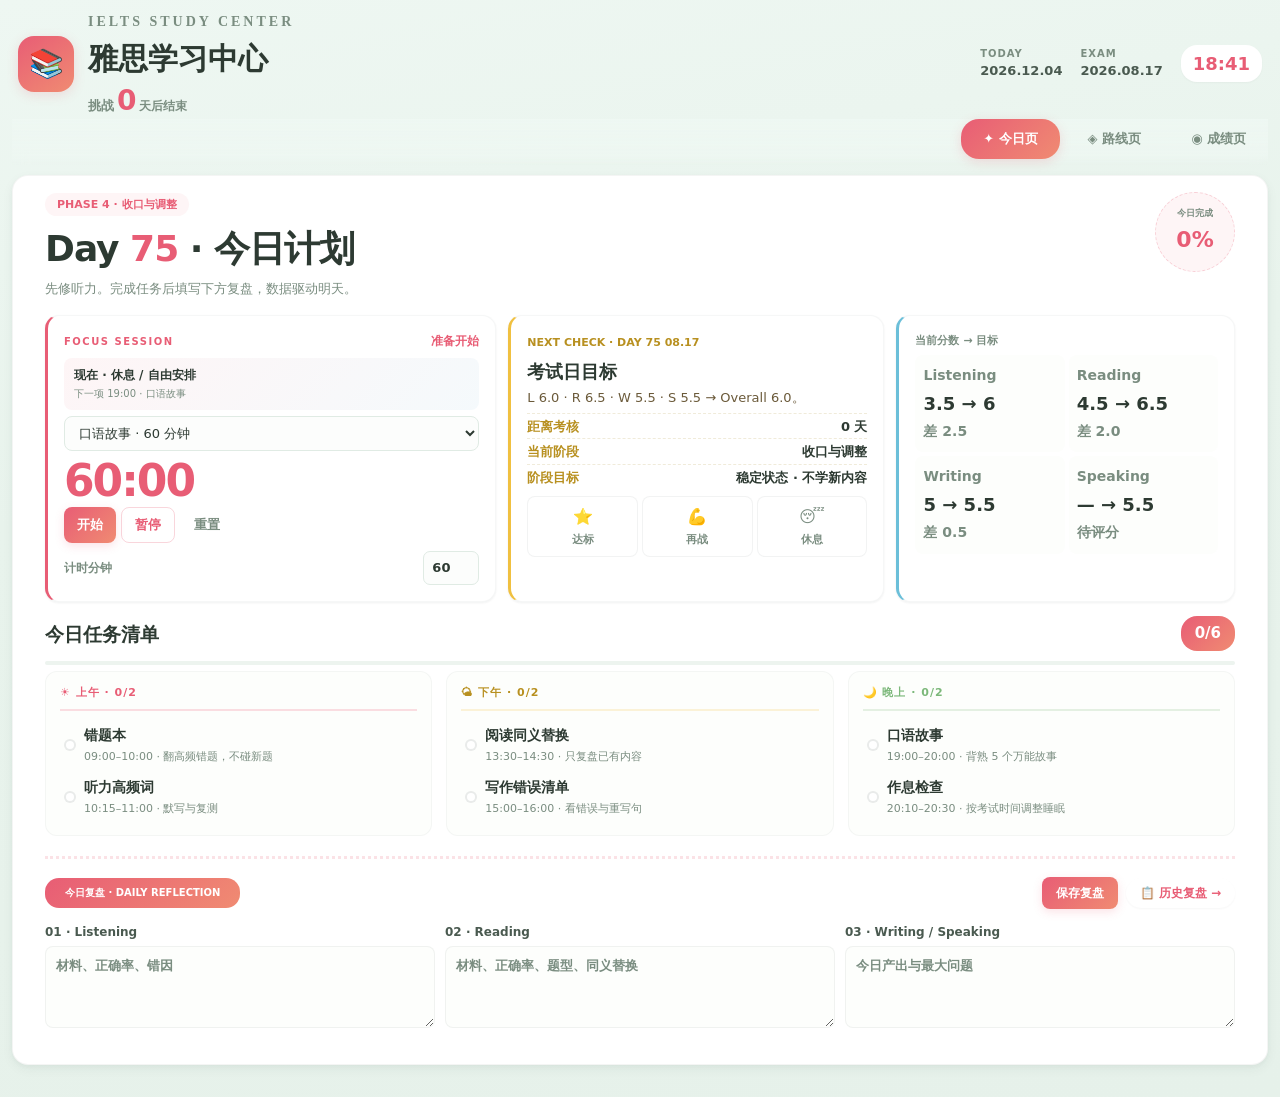
<file: index.html>
<!DOCTYPE html>
<html lang="zh-CN">
<head>
  <meta charset="UTF-8">
  <meta name="viewport" content="width=device-width, initial-scale=1.0">
  <meta name="theme-color" content="#eef7f2">
  <title>IELTS 75 · 雅思学习中心</title>
  <link rel="stylesheet" href="styles.css">
</head>
<body>
  <main class="desk">
    <header class="notebook-header">
      <div class="title-lockup">
        <span class="book-icon">📚</span>
        <div>
          <span class="header-en">IELTS STUDY CENTER</span>
          <h1>雅思学习中心</h1>
          <div class="exam-countdown" style="margin-top:4px">
            <span class="ec-label">挑战</span>
            <span class="ec-num" id="countdownDays">72</span>
            <span class="ec-suffix">天后结束</span>
          </div>
        </div>
      </div>
      <div class="header-meta">
        <div><small>TODAY</small><strong id="todayDate">2026.06.06</strong></div>
        <div><small>EXAM</small><strong>2026.08.17</strong></div>
        <span id="liveClock">--:--</span>
      </div>
    </header>

    <div class="notebook">
      <div class="binding" aria-hidden="true"></div>
      <nav class="page-tabs" aria-label="笔记本分页">
        <button class="page-tab active" data-page="today">✦ 今日页</button>
        <button class="page-tab" data-page="roadmap">◈ 路线页</button>
        <button class="page-tab" data-page="scores">◉ 成绩页</button>
      </nav>

      <!-- ═══════════════ 今日页 ═══════════════ -->
      <section class="paper-page active" id="page-today">
        <div class="page-heading">
          <div>
            <span class="hand-label" id="heroPhase">PHASE 1 · 补基础 + 补诊断</span>
            <h2>Day <b id="heroDay">03</b> · 今日计划</h2>
            <p>先修听力。完成任务后填写下方复盘，数据驱动明天。</p>
          </div>
          <div class="heading-right">
            <div class="date-stamp"><span>今日完成</span><strong><b id="todayPercent">0</b>%</strong></div>
          </div>
        </div>

        <!-- 顶部工具条：计时器 + 考核 + 状态 -->
        <div class="toolbar-row">
          <article class="focus-note">
            <div class="note-heading"><span>FOCUS SESSION</span><b id="timerState">准备开始</b></div>
            <div class="current-task-strip">
              <strong id="currentTaskLabel">现在 · 休息 / 自由安排</strong>
              <small id="nextTaskLabel">下一项 13:30 · 慢速听力</small>
            </div>
            <select id="timerTaskSelect" aria-label="选择计时任务"></select>
            <div class="timer-display" id="timerDisplay">20:00</div>
            <div class="timer-controls">
              <button class="ink-button" id="timerStart">开始</button>
              <button class="outline-button" id="timerPause">暂停</button>
              <button class="plain-button" id="timerReset">重置</button>
            </div>
            <label class="duration-row">计时分钟<input id="timerMinutes" type="number" min="1" max="180" value="20"></label>
          </article>

          <article class="sticky-note">
            <span>NEXT CHECK</span>
            <div id="nextCheckpoint"></div>
            <div class="feedback-row" id="feedbackRow">
              <button type="button" class="feedback-btn" data-feedback="pass"><span class="feedback-emoji">⭐</span>达标</button>
              <button type="button" class="feedback-btn" data-feedback="fail"><span class="feedback-emoji">💪</span>再战</button>
              <button type="button" class="feedback-btn" data-feedback="skip"><span class="feedback-emoji">😴</span>休息</button>
            </div>
          </article>

          <article class="mini-log">
            <div class="mini-log-head"><span>当前分数 → 目标</span></div>
            <div id="scoreStrip"></div>
          </article>
        </div>

        <!-- 任务清单 -->
        <article class="planner-sheet">
          <div class="sheet-title">
            <div><h3>今日任务清单</h3></div>
            <strong id="checkinCount">0 / 12</strong>
          </div>
          <div class="progress-line"><i id="todayProgressBar"></i></div>
          <div class="lined-task-list" id="checkinList"></div>
        </article>

        <!-- 复盘区 -->
        <article class="review-section">
          <div class="section-divider review-divider">
            <span>今日复盘 · DAILY REFLECTION</span>
            <div style="display:flex;gap:8px;align-items:center">
              <button class="ink-button" id="saveReviewBtn" type="submit" form="reviewForm" style="font-size:12px;padding:7px 14px">保存复盘</button>
              <button class="text-button" id="openReviewHistory" type="button">📋 历史复盘 →</button>
            </div>
          </div>
          <form id="reviewForm">
            <div class="review-grid">
              <label><span>01 · Listening</span><textarea id="reviewListening" rows="3" placeholder="材料、正确率、错因"></textarea></label>
              <label><span>02 · Reading</span><textarea id="reviewReading" rows="3" placeholder="材料、正确率、题型、同义替换"></textarea></label>
              <label><span>03 · Writing / Speaking</span><textarea id="reviewOutput" rows="3" placeholder="今日产出与最大问题"></textarea></label>
            </div>
          </form>
        </article>
      </section>

      <!-- ═══════════════ 路线页 ═══════════════ -->
      <section class="paper-page" id="page-roadmap">
        <div class="page-heading">
          <div><span class="hand-label">75-DAY ROADMAP</span><h2>阶段路线与考核日</h2><p>不展示每日卡片，只保留阶段重点与必须达标的检查点。</p></div>
          <div class="heading-right">
            <div class="date-stamp"><span>目标</span><strong>6.0</strong></div>
          </div>
        </div>

        <!-- 进度回顾区（放在阶段路线上面） -->
        <div class="section-divider progress-divider"><span>每日完成率回顾 · DAILY PROGRESS</span></div>
        <section class="progress-review">
          <div class="progress-overview">
            <div id="progressHero"></div>
            <div class="progress-summary" id="progressSummary"></div>
          </div>
          <div class="progress-board">
            <article class="progress-trend-card">
              <div class="progress-card-heading">
                <div><strong>近 7 日完成情况</strong><small>每日完成任务占比</small></div>
                <span><i></i>80% 达标线</span>
              </div>
              <div class="daily-progress-chart" id="dailyProgressChart"></div>
            </article>
            <article class="progress-log-card">
              <div class="progress-card-heading">
                <div><strong>逐日学习记录</strong><small>最近完成情况</small></div>
              </div>
              <div class="daily-progress-log" id="dailyProgressLog"></div>
            </article>
          </div>
        </section>

        <div class="section-divider"><span>考核节点 · CHECKPOINTS</span></div>
        <div class="chapter-list" id="phaseTrack"></div>
        <div class="timeline" id="checkpointTrack"></div>
      </section>

      <!-- ═══════════════ 成绩页 ═══════════════ -->
      <section class="paper-page" id="page-scores">
        <div class="page-heading">
          <div><span class="hand-label">SCORE BOOK</span><h2>成绩记录与评分标准</h2><p>输入正确数自动换算 Band；写作口语直接填 Band。</p></div>
        </div>

        <div class="scorebook-grid">
          <article class="score-entry">
            <h3>记录一次模考</h3>
            <form id="scoreForm">
              <label>日期<input type="date" id="scoreDate" required></label>
              <div class="form-row">
                <label>Listening / 40<input type="number" id="listeningCorrect" min="0" max="40" placeholder="23"></label>
                <label>Reading / 40<input type="number" id="readingCorrect" min="0" max="40" placeholder="27"></label>
              </div>
              <div class="form-row">
                <label>Writing Band<input type="number" id="writingBand" min="0" max="9" step="0.5" placeholder="5.5"></label>
                <label>Speaking Band<input type="number" id="speakingBand" min="0" max="9" step="0.5" placeholder="5.5"></label>
              </div>
              <label>备注<textarea id="scoreNote" rows="2" maxlength="200" placeholder="主要错因、状态、下次重点"></textarea></label>
              <button class="ink-button" type="submit">保存成绩</button>
            </form>
            <div class="score-history" id="scoreHistory"></div>
          </article>

          <article class="standards-book">
            <h3>雅思四科评分速查</h3>
            <details open>
              <summary>Listening · 答对数换算</summary>
              <div class="conversion-grid">
                <b>39–40<i>9.0</i></b><b>37–38<i>8.5</i></b><b>35–36<i>8.0</i></b>
                <b>32–34<i>7.5</i></b><b>30–31<i>7.0</i></b><b>26–29<i>6.5</i></b>
                <b class="target">23–25<i>6.0</i></b><b>18–22<i>5.5</i></b><b>16–17<i>5.0</i></b>
              </div>
            </details>
            <details>
              <summary>Academic Reading · 答对数换算</summary>
              <div class="conversion-grid">
                <b>39–40<i>9.0</i></b><b>37–38<i>8.5</i></b><b>35–36<i>8.0</i></b>
                <b>33–34<i>7.5</i></b><b>30–32<i>7.0</i></b><b class="target">27–29<i>6.5</i></b>
                <b>23–26<i>6.0</i></b><b>19–22<i>5.5</i></b><b>15–18<i>5.0</i></b>
              </div>
            </details>
            <details>
              <summary>Writing · 四项评分维度</summary>
              <ul><li>Task Achievement / Response</li><li>Coherence & Cohesion</li><li>Lexical Resource</li><li>Grammar Range & Accuracy</li></ul>
              <p>Task 2 权重约为 Task 1 的两倍。当前目标：5.5。</p>
            </details>
            <details>
              <summary>Speaking · 四项评分维度</summary>
              <ul><li>Fluency & Coherence</li><li>Lexical Resource</li><li>Grammar Range & Accuracy</li><li>Pronunciation</li></ul>
              <p>四项等权评分。当前目标：5.5。</p>
            </details>
            <div class="callout"><b>Overall 规则</b><span>四科平均后取最近的 0.5；尾数 .25 和 .75 向上取整。</span></div>
          </article>
        </div>
      </section>
    </div>
  </main>

  <!-- 历史复盘弹窗 -->
  <div class="modal-overlay" id="reviewHistoryModal" hidden>
    <div class="modal-panel">
      <div class="modal-head">
        <h3>📋 历史复盘记录</h3>
        <button class="plain-button" id="closeReviewHistory">✕ 关闭</button>
      </div>
      <div id="reviewHistory" class="review-history"></div>
    </div>
  </div>
  <div class="toast" id="toast" role="status"></div>
  <script src="app.js"></script>
</body>
</html>
</file>
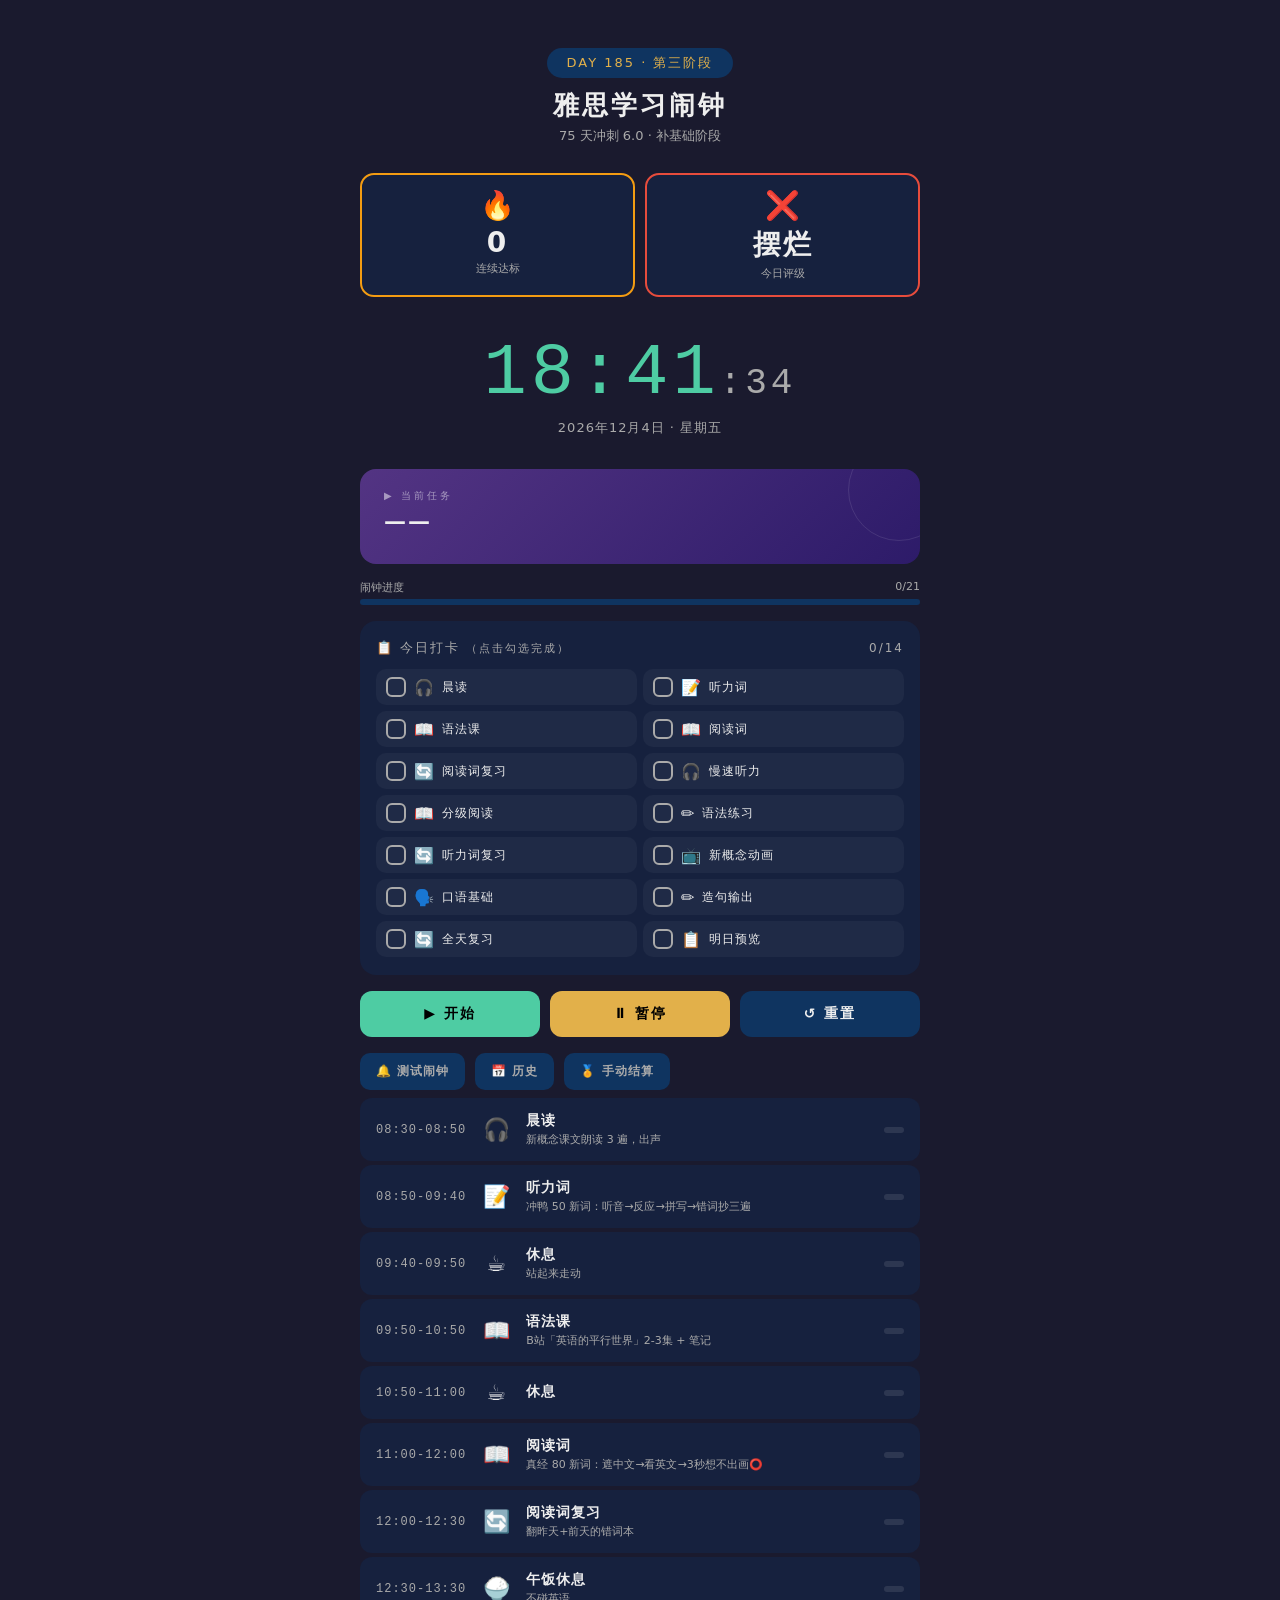
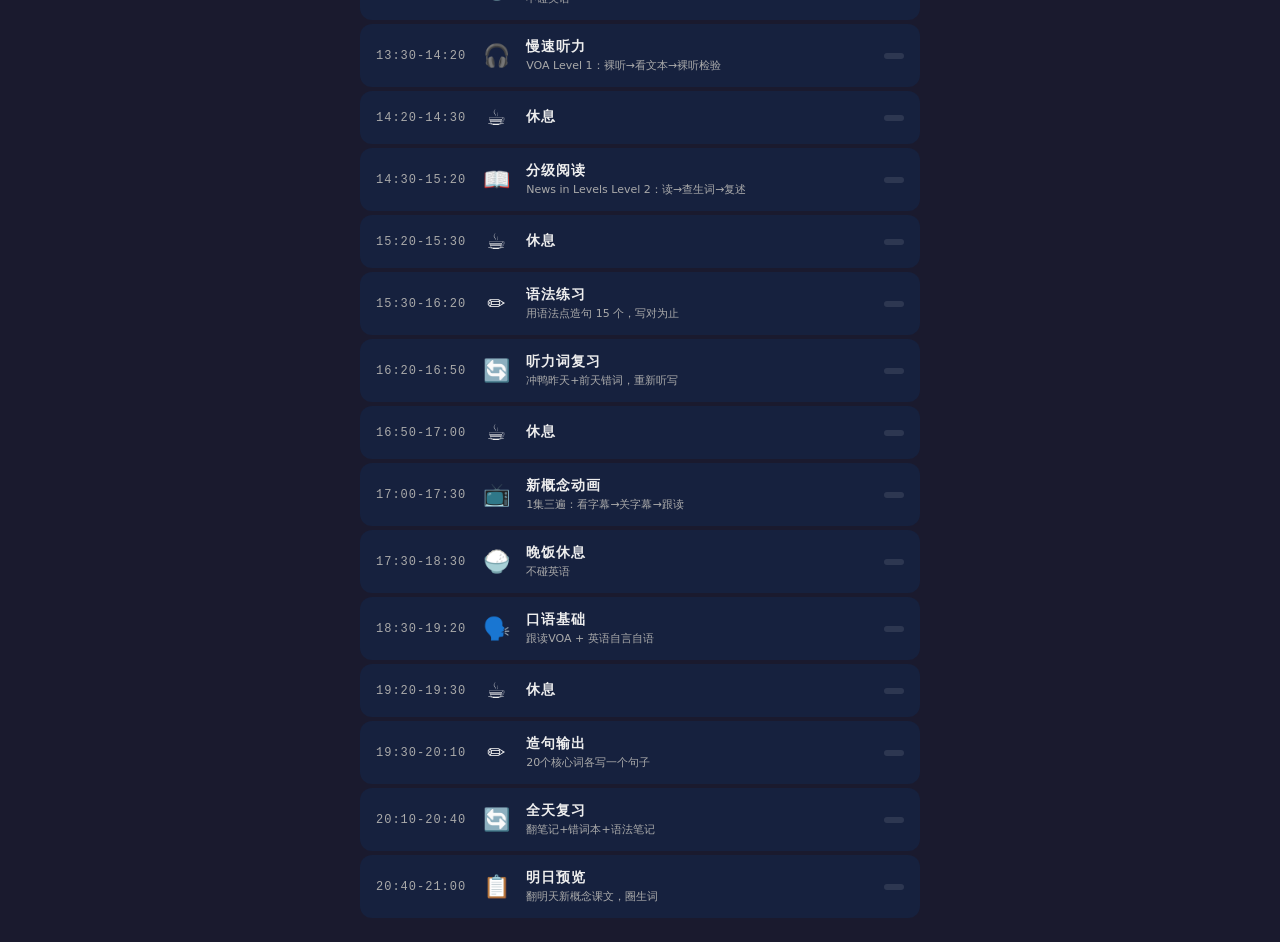
<file: study-alarm.html>
<!DOCTYPE html>
<html lang="zh-CN">
<head>
<meta charset="UTF-8">
<meta name="viewport" content="width=device-width, initial-scale=1.0">
<title>雅思学习闹钟 · Day 1</title>
<style>
  :root {
    --bg: #1a1a2e; --card: #16213e; --accent: #0f3460;
    --gold: #e2b04a; --green: #4ecca3; --red: #e74c3c;
    --text: #eee; --text2: #aaa; --active: #533483;
    --orange: #f39c12;
  }
  *{margin:0;padding:0;box-sizing:border-box}
  body{
    font-family: 'PingFang SC','Microsoft YaHei',system-ui,sans-serif;
    background: var(--bg); color: var(--text);
    min-height:100vh; display:flex; justify-content:center;
    padding: 20px;
  }
  .container{max-width: 560px; width: 100%;}

  /* ── 头部 ── */
  .header{
    text-align: center; padding: 28px 0 20px;
  }
  .header .day-badge{
    display: inline-block; background: var(--accent);
    padding: 6px 20px; border-radius: 20px;
    font-size: 13px; letter-spacing: 2px; color: var(--gold);
    margin-bottom: 10px;
  }
  .header h1{font-size: 26px; letter-spacing: 3px; font-weight: 700;}
  .header .sub{font-size: 13px; color: var(--text2); margin-top: 4px;}

  /* ── 连续天数 + 评级 ── */
  .streak-panel{
    display:flex; gap:10px; margin: 8px 0 16px;
  }
  .streak-card{
    flex:1; background: var(--card); border-radius: 14px;
    padding: 14px 16px; text-align: center;
  }
  .streak-card .s-icon{font-size: 28px; margin-bottom: 4px;}
  .streak-card .s-num{font-size: 28px; font-weight: 700; letter-spacing: 2px;}
  .streak-card .s-label{font-size: 11px; color: var(--text2); margin-top: 2px;}
  .streak-card.fire{border: 2px solid var(--orange);}
  .streak-card.rating-card{border: 2px solid var(--green);}
  .streak-card.penalty{border: 2px solid var(--red); opacity: .7;}

  /* ── 奖励/惩罚横幅 ── */
  .banner{
    border-radius: 12px; padding: 14px 18px; margin: 0 0 14px;
    font-size: 14px; font-weight: 600; letter-spacing: 1px;
    display:none; animation: pop .3s ease;
  }
  .banner.show{display:block}
  .banner.reward{background: linear-gradient(135deg,#1a3a2a,#0f3460); border:1px solid var(--green); color: var(--green);}
  .banner.penalty-banner{background: linear-gradient(135deg,#3a1a1a,#0f3460); border:1px solid var(--red); color: var(--red);}

  /* ── 打卡面板 ── */
  .checkin-panel{
    background: var(--card); border-radius: 16px; padding: 18px 16px;
    margin: 12px 0;
  }
  .checkin-panel .ci-title{
    font-size: 13px; letter-spacing: 2px; color: var(--text2);
    margin-bottom: 12px; display:flex; justify-content:space-between; align-items:center;
  }
  .checkin-grid{
    display:grid; grid-template-columns: 1fr 1fr; gap: 6px;
  }
  .ci-item{
    display:flex; align-items:center; gap: 8px;
    padding: 8px 10px; border-radius: 10px;
    cursor:pointer; transition: all .2s;
    background: rgba(255,255,255,.04); font-size: 12px;
    user-select: none;
  }
  .ci-item:hover{background: rgba(255,255,255,.08);}
  .ci-item.done{opacity:.4; text-decoration: line-through;}
  .ci-item .ci-box{
    width:20px; height:20px; border-radius: 6px;
    border: 2px solid var(--text2); flex-shrink:0;
    display:flex; align-items:center; justify-content:center;
    font-size: 12px; transition: all .2s;
  }
  .ci-item.done .ci-box{
    background: var(--green); border-color: var(--green); color:#000;
  }
  .ci-item .ci-icon{font-size: 16px; flex-shrink:0;}
  .ci-item .ci-name{flex:1; letter-spacing: 1px;}

  /* ── 历史记录 ── */
  .history-panel{
    background: var(--card); border-radius: 16px; padding: 18px 16px;
    margin: 12px 0; display:none;
  }
  .history-panel.open{display:block}
  .history-panel .h-title{
    font-size: 13px; letter-spacing: 2px; color: var(--text2);
    margin-bottom: 10px; cursor:pointer;
  }
  .history-row{
    display:flex; justify-content:space-between; align-items:center;
    padding: 6px 0; font-size: 12px; border-bottom: 1px solid rgba(255,255,255,.05);
  }
  .history-row .h-rating{font-size: 16px;}

  /* ── 大时钟 ── */
  .clock-wrap{
    text-align: center; padding: 20px 0;
  }
  .clock{
    font-size: 72px; font-weight: 200; letter-spacing: 4px;
    font-family: 'SF Mono','Consolas','Courier New',monospace;
    color: var(--green);
  }
  .clock .sec{font-size: 36px; color: var(--text2);}
  .date-today{font-size: 13px; color: var(--text2); margin-top: 4px; letter-spacing: 1px;}

  /* ── 当前任务卡片 ── */
  .now-card{
    background: linear-gradient(135deg, var(--active), #2d1b69);
    border-radius: 16px; padding: 20px 24px; margin: 12px 0;
    position: relative; overflow: hidden;
  }
  .now-card::after{
    content:''; position:absolute; top:-30px;right:-30px;
    width:100px;height:100px; border:1px solid rgba(255,255,255,.1);
    border-radius:50%;
  }
  .now-card .now-label{
    font-size: 10px; letter-spacing: 3px; color: rgba(255,255,255,.5);
    text-transform: uppercase; margin-bottom: 6px;
  }
  .now-card .now-task{
    font-size: 22px; font-weight: 700; letter-spacing: 2px;
    position: relative; z-index: 1;
  }
  .now-card .now-time{
    font-size: 13px; color: rgba(255,255,255,.6);
    margin-top: 4px; position: relative; z-index: 1;
  }
  .now-card .countdown{
    margin-top: 10px; font-size: 36px; font-weight: 300;
    font-family: 'SF Mono','Consolas',monospace;
    color: var(--gold); position: relative; z-index: 1;
  }

  /* ── 进度条 ── */
  .progress-wrap{margin: 16px 0}
  .progress-wrap .labels{display:flex;justify-content:space-between;font-size:11px;color:var(--text2);margin-bottom:4px}
  .progress-bar{height:6px;background:var(--accent);border-radius:3px;overflow:hidden}
  .progress-fill{height:100%;background:var(--green);border-radius:3px;transition:width .5s}

  /* ── 任务列表 ── */
  .task-list{}
  .task{
    display:flex;align-items:center;gap:14px;
    padding:14px 16px; margin:4px 0;
    border-radius:12px; cursor:default;
    transition:all .3s; position:relative;
    background: var(--card);
  }
  .task.done{opacity:.4}
  .task.current{
    background: var(--active);
    box-shadow: 0 0 0 2px var(--gold);
  }
  .task .t-time{
    font-size:12px; color:var(--text2); min-width:85px;
    font-family:'SF Mono','Consolas',monospace; letter-spacing:1px;
  }
  .task .t-icon{font-size:22px; min-width:32px; text-align:center}
  .task .t-info{flex:1}
  .task .t-info .t-name{font-size:14px; font-weight:600; letter-spacing:1px}
  .task .t-info .t-detail{font-size:11px; color:var(--text2); margin-top:2px}
  .task .t-status{
    font-size:11px; padding:3px 10px; border-radius:10px;
    background: rgba(255,255,255,.1); white-space:nowrap;
  }
  .task.current .t-status{background:var(--green); color:#000; font-weight:600}

  /* ── 控制按钮 ── */
  .controls{display:flex;gap:10px;margin:16px 0}
  .btn{
    flex:1; padding:14px; border:none; border-radius:12px;
    font-size:14px; font-weight:600; letter-spacing:2px;
    cursor:pointer; transition:all .15s; font-family:inherit;
  }
  .btn:active{transform:scale(.96)}
  .btn-start{background:var(--green); color:#000}
  .btn-pause{background:var(--gold); color:#000}
  .btn-reset{background:var(--accent); color:var(--text)}
  .btn-test{background:transparent; border:1px solid var(--text2); color:var(--text2)}

  /* ── 弹窗 ── */
  .alarm-overlay{
    position:fixed; inset:0; background:rgba(0,0,0,.8);
    display:none; justify-content:center; align-items:center; z-index:100;
  }
  .alarm-overlay.show{display:flex}
  .alarm-box{
    background:var(--card); border-radius:20px; padding:32px 28px;
    text-align:center; max-width:340px; width:90%;
    border:2px solid var(--gold);
    animation: pop .3s ease;
  }
  @keyframes pop{0%{transform:scale(.8);opacity:0}100%{transform:scale(1);opacity:1}}
  .alarm-box .alarm-icon{font-size:56px; margin-bottom:12px}
  .alarm-box .alarm-msg{font-size:20px; font-weight:700; letter-spacing:2px; margin-bottom:8px}
  .alarm-box .alarm-next{font-size:13px; color:var(--text2); margin-bottom:20px}
  .alarm-box .btn-dismiss{
    padding:12px 40px; background:var(--gold); color:#000;
    border:none; border-radius:10px; font-size:15px; font-weight:600;
    letter-spacing:2px; cursor:pointer; font-family:inherit;
  }
  .alarm-box .btn-dismiss:active{opacity:.8}

  /* ── 奖励弹窗 ── */
  .reward-overlay{
    position:fixed; inset:0; background:rgba(0,0,0,.85);
    display:none; justify-content:center; align-items:center; z-index:101;
  }
  .reward-overlay.show{display:flex}
  .reward-box{
    background:linear-gradient(135deg,#1a2a1a,#16213e);
    border-radius:20px; padding:32px 28px; text-align:center;
    max-width:360px; width:90%;
    border:2px solid var(--gold);
    animation: pop .3s ease;
  }
  .reward-box .r-icon{font-size: 64px; margin-bottom: 8px;}
  .reward-box .r-title{font-size: 22px; font-weight: 700; letter-spacing: 2px; color: var(--gold); margin-bottom: 6px;}
  .reward-box .r-desc{font-size: 14px; color: var(--text); margin-bottom: 6px; line-height: 1.6;}
  .reward-box .r-note{font-size: 12px; color: var(--text2); margin-bottom: 18px;}
  .reward-box .btn-claim{
    padding:12px 40px; background:var(--green); color:#000;
    border:none; border-radius:10px; font-size:15px; font-weight:600;
    letter-spacing:2px; cursor:pointer; font-family:inherit;
  }
  .reward-box .btn-claim:active{opacity:.8}

  /* ── 底部工具栏 ── */
  .toolbar{
    display:flex; gap:10px; margin: 8px 0;
  }
  .btn-sm{
    padding:10px 16px; border:none; border-radius:10px;
    font-size:12px; font-weight:600; letter-spacing:1px;
    cursor:pointer; font-family:inherit;
    background:var(--accent); color:var(--text2);
    transition:all .15s;
  }
  .btn-sm:active{transform:scale(.96)}
</style>
</head>
<body>
<div class="container">

  <div class="header">
    <div class="day-badge" id="dayBadge">DAY 1 · 第一阶段</div>
    <h1>雅思学习闹钟</h1>
    <div class="sub">75 天冲刺 6.0 · 补基础阶段</div>
  </div>

  <!-- 连续天数 + 评级 -->
  <div class="streak-panel">
    <div class="streak-card fire" id="streakCard">
      <div class="s-icon">🔥</div>
      <div class="s-num" id="streakNum">0</div>
      <div class="s-label">连续达标</div>
    </div>
    <div class="streak-card rating-card" id="ratingCard">
      <div class="s-icon" id="ratingIcon">—</div>
      <div class="s-num" id="ratingLabel">未评</div>
      <div class="s-label">今日评级</div>
    </div>
    <div class="streak-card penalty" id="penaltyCard" style="display:none;">
      <div class="s-icon">🚫</div>
      <div class="s-num" style="font-size:16px;">罚</div>
      <div class="s-label">明天禁新词</div>
    </div>
  </div>

  <!-- 奖励/惩罚横幅 -->
  <div class="banner reward" id="rewardBanner"></div>
  <div class="banner penalty-banner" id="penaltyBanner"></div>

  <div class="clock-wrap">
    <div class="clock" id="clock">--:--<span class="sec">:--</span></div>
    <div class="date-today" id="dateToday"></div>
  </div>

  <div class="now-card" id="nowCard">
    <div class="now-label">▶ 当前任务</div>
    <div class="now-task" id="nowTask">——</div>
    <div class="now-time" id="nowTime"></div>
    <div class="countdown" id="countdown"></div>
  </div>

  <div class="progress-wrap">
    <div class="labels"><span>闹钟进度</span><span id="progressLabel">0/21</span></div>
    <div class="progress-bar"><div class="progress-fill" id="progressFill" style="width:0%"></div></div>
  </div>

  <!-- ★ 打卡面板 ★ -->
  <div class="checkin-panel" id="checkinPanel">
    <div class="ci-title">
      <span>📋 今日打卡 <span style="color:var(--text2);font-size:11px;">（点击勾选完成）</span></span>
      <span style="font-size:12px;" id="checkinScore">0/14</span>
    </div>
    <div class="checkin-grid" id="checkinGrid"></div>
  </div>

  <div class="controls">
    <button class="btn btn-start" onclick="startDay()">▶ 开始</button>
    <button class="btn btn-pause" onclick="pauseDay()">⏸ 暂停</button>
    <button class="btn btn-reset" onclick="resetDay()">↺ 重置</button>
  </div>

  <div class="toolbar">
    <button class="btn-sm" onclick="testAlarm()">🔔 测试闹钟</button>
    <button class="btn-sm" onclick="toggleHistory()">📅 历史</button>
    <button class="btn-sm" onclick="manualRate()">🏅 手动结算</button>
  </div>

  <!-- 历史面板 -->
  <div class="history-panel" id="historyPanel">
    <div class="h-title" onclick="toggleHistory()">📅 打卡历史 ▼</div>
    <div id="historyList"></div>
  </div>

  <div class="task-list" id="taskList"></div>

</div>

<!-- 闹钟弹窗 -->
<div class="alarm-overlay" id="alarmOverlay">
  <div class="alarm-box">
    <div class="alarm-icon">⏰</div>
    <div class="alarm-msg" id="alarmMsg">时间到！</div>
    <div class="alarm-next" id="alarmNext"></div>
    <button class="btn-dismiss" onclick="dismissAlarm()">知道了，继续下一个 →</button>
  </div>
</div>

<!-- 奖励弹窗 -->
<div class="reward-overlay" id="rewardOverlay">
  <div class="reward-box">
    <div class="r-icon" id="rewardIcon">🏆</div>
    <div class="r-title" id="rewardTitle">里程碑！</div>
    <div class="r-desc" id="rewardDesc"></div>
    <div class="r-note" id="rewardNote"></div>
    <button class="btn-claim" onclick="claimReward()">收下！🎉</button>
  </div>
</div>

<script>
// ═══════════════════════════════════════
// 日程数据
// ═══════════════════════════════════════
const SCHEDULE = [
  {start:'08:30',end:'08:50',icon:'🎧',name:'晨读',detail:'新概念课文朗读 3 遍，出声'},
  {start:'08:50',end:'09:40',icon:'📝',name:'听力词',detail:'冲鸭 50 新词：听音→反应→拼写→错词抄三遍'},
  {start:'09:40',end:'09:50',icon:'☕',name:'休息',detail:'站起来走动'},
  {start:'09:50',end:'10:50',icon:'📖',name:'语法课',detail:'B站「英语的平行世界」2-3集 + 笔记'},
  {start:'10:50',end:'11:00',icon:'☕',name:'休息',detail:''},
  {start:'11:00',end:'12:00',icon:'📖',name:'阅读词',detail:'真经 80 新词：遮中文→看英文→3秒想不出画⭕'},
  {start:'12:00',end:'12:30',icon:'🔄',name:'阅读词复习',detail:'翻昨天+前天的错词本'},
  {start:'12:30',end:'13:30',icon:'🍚',name:'午饭休息',detail:'不碰英语'},
  {start:'13:30',end:'14:20',icon:'🎧',name:'慢速听力',detail:'VOA Level 1：裸听→看文本→裸听检验'},
  {start:'14:20',end:'14:30',icon:'☕',name:'休息',detail:''},
  {start:'14:30',end:'15:20',icon:'📖',name:'分级阅读',detail:'News in Levels Level 2：读→查生词→复述'},
  {start:'15:20',end:'15:30',icon:'☕',name:'休息',detail:''},
  {start:'15:30',end:'16:20',icon:'✏️',name:'语法练习',detail:'用语法点造句 15 个，写对为止'},
  {start:'16:20',end:'16:50',icon:'🔄',name:'听力词复习',detail:'冲鸭昨天+前天错词，重新听写'},
  {start:'16:50',end:'17:00',icon:'☕',name:'休息',detail:''},
  {start:'17:00',end:'17:30',icon:'📺',name:'新概念动画',detail:'1集三遍：看字幕→关字幕→跟读'},
  {start:'17:30',end:'18:30',icon:'🍚',name:'晚饭休息',detail:'不碰英语'},
  {start:'18:30',end:'19:20',icon:'🗣️',name:'口语基础',detail:'跟读VOA + 英语自言自语'},
  {start:'19:20',end:'19:30',icon:'☕',name:'休息',detail:''},
  {start:'19:30',end:'20:10',icon:'✏️',name:'造句输出',detail:'20个核心词各写一个句子'},
  {start:'20:10',end:'20:40',icon:'🔄',name:'全天复习',detail:'翻笔记+错词本+语法笔记'},
  {start:'20:40',end:'21:00',icon:'📋',name:'明日预览',detail:'翻明天新概念课文，圈生词'},
];

// 打卡任务（非休息非吃饭的 14 个学习任务）
const CHECKIN_ITEMS = [
  {id:'morning_read', icon:'🎧', name:'晨读', scheduleIdx:0},
  {id:'listen_vocab', icon:'📝', name:'听力词', scheduleIdx:1},
  {id:'grammar', icon:'📖', name:'语法课', scheduleIdx:3},
  {id:'read_vocab', icon:'📖', name:'阅读词', scheduleIdx:5},
  {id:'read_review', icon:'🔄', name:'阅读词复习', scheduleIdx:6},
  {id:'slow_listen', icon:'🎧', name:'慢速听力', scheduleIdx:8},
  {id:'level_read', icon:'📖', name:'分级阅读', scheduleIdx:10},
  {id:'grammar_ex', icon:'✏️', name:'语法练习', scheduleIdx:12},
  {id:'listen_review', icon:'🔄', name:'听力词复习', scheduleIdx:13},
  {id:'concept', icon:'📺', name:'新概念动画', scheduleIdx:15},
  {id:'speaking', icon:'🗣️', name:'口语基础', scheduleIdx:17},
  {id:'sentence', icon:'✏️', name:'造句输出', scheduleIdx:19},
  {id:'review_all', icon:'🔄', name:'全天复习', scheduleIdx:20},
  {id:'preview', icon:'📋', name:'明日预览', scheduleIdx:21},
];

// ═══════════════════════════════════════
// 持久化 (localStorage)
// ═══════════════════════════════════════
const LS_KEY = 'ielts_alarm_data';

function loadData(){
  try{
    const raw = localStorage.getItem(LS_KEY);
    if(raw) return JSON.parse(raw);
  }catch(e){}
  return {
    streak: 0,           // 连续达标天数
    lastDate: '',        // 上次打卡日期
    history: [],         // [{date, rating, doneCount, totalCount}]
    penalty: false,      // 今天是否惩罚日
    todayChecked: {},    // {taskId: true}
    phase: 1,            // 当前阶段
    dayInPhase: 1,       // 阶段内第几天
  };
}

function saveData(d){
  localStorage.setItem(LS_KEY, JSON.stringify(d));
}

let DATA = loadData();

// ═══════════════════════════════════════
// 日期工具
// ═══════════════════════════════════════
function todayStr(){
  const d = new Date();
  return d.getFullYear()+'-'+String(d.getMonth()+1).padStart(2,'0')+'-'+String(d.getDate()).padStart(2,'0');
}

// ═══════════════════════════════════════
// 打卡面板渲染
// ═══════════════════════════════════════
function renderCheckin(){
  const grid = document.getElementById('checkinGrid');
  const today = todayStr();

  // 新的一天，重置打卡
  if(DATA.lastDate !== today){
    DATA.todayChecked = {};
    DATA.lastDate = today;
    saveData(DATA);
  }

  grid.innerHTML = CHECKIN_ITEMS.map(item => {
    const done = DATA.todayChecked[item.id];
    return `<div class="ci-item ${done?'done':''}" onclick="toggleCheck('${item.id}')">
      <div class="ci-box">${done?'✓':''}</div>
      <span class="ci-icon">${item.icon}</span>
      <span class="ci-name">${item.name}</span>
    </div>`;
  }).join('');

  updateCheckinScore();
}

function toggleCheck(id){
  const today = todayStr();
  if(DATA.lastDate !== today){
    DATA.todayChecked = {};
    DATA.lastDate = today;
  }
  DATA.todayChecked[id] = !DATA.todayChecked[id];
  saveData(DATA);
  renderCheckin();
  updateRating();
}

function updateCheckinScore(){
  const done = Object.values(DATA.todayChecked).filter(Boolean).length;
  document.getElementById('checkinScore').textContent = done+'/'+CHECKIN_ITEMS.length;
}

// ═══════════════════════════════════════
// 评级系统
// ═══════════════════════════════════════
function calcRating(){
  const done = Object.values(DATA.todayChecked).filter(Boolean).length;
  const total = CHECKIN_ITEMS.length; // 14
  if(done >= 13) return {icon:'✅',label:'全勤',level:'perfect'};
  if(done >= 10) return {icon:'🔷',label:'合格',level:'good'};
  if(done >= 7)  return {icon:'🔸',label:'勉强',level:'ok'};
  return {icon:'❌',label:'摆烂',level:'bad'};
}

function updateRating(){
  const r = calcRating();
  document.getElementById('ratingIcon').textContent = r.icon;
  document.getElementById('ratingLabel').textContent = r.label;

  const card = document.getElementById('ratingCard');
  card.style.borderColor = r.level==='perfect'?'var(--gold)':r.level==='good'?'var(--green)':r.level==='ok'?'var(--orange)':'var(--red)';

  // 惩罚日提示
  const penaltyCard = document.getElementById('penaltyCard');
  penaltyCard.style.display = DATA.penalty ? '' : 'none';

  // 奖励横幅
  updateBanners(r);
}

function updateBanners(r){
  const rewardBanner = document.getElementById('rewardBanner');
  const penaltyBanner = document.getElementById('penaltyBanner');

  rewardBanner.classList.remove('show');
  penaltyBanner.classList.remove('show');

  // 惩罚日
  if(DATA.penalty){
    penaltyBanner.textContent = '🚫 今天是惩罚日：不学新词，只复习旧词 + 补昨天任务';
    penaltyBanner.classList.add('show');
  }

  // 连续奖励提醒
  if(DATA.streak === 2 && (r.level==='good'||r.level==='perfect')){
    rewardBanner.textContent = '🔥 再达标 1 天，解锁"放宽休息"特权（每段多休 10 分钟）';
    rewardBanner.classList.add('show');
  }
}

// ═══════════════════════════════════════
// 手动结算（当天结束时调用）
// ═══════════════════════════════════════
function manualRate(){
  const r = calcRating();
  const today = todayStr();

  // 检查是否已经结算过
  const already = DATA.history.find(h => h.date === today);
  if(already){
    alert('今天已结算过了：'+already.rating+'（'+already.doneCount+'/'+already.totalCount+'）');
    return;
  }

  const done = Object.values(DATA.todayChecked).filter(Boolean).length;

  // 写入历史
  DATA.history.push({
    date: today,
    rating: r.icon+r.label,
    doneCount: done,
    totalCount: CHECKIN_ITEMS.length,
  });

  // 更新连续天数
  if(r.level === 'good' || r.level === 'perfect'){
    DATA.streak++;
    DATA.penalty = false;

    // 检查里程碑
    if(DATA.streak === 3) showReward('3天连续达标','解锁「放宽休息」：每学习段多休 10 分钟','今天生效！','☕');
    else if(DATA.streak === 7) showReward('7天连续达标','解锁「轻量日」：明天只背词+听力，不做新课','明天生效！','🎁');
    else if(DATA.streak === 14) showReward('14天连续达标','解锁「电影之夜」：今晚看一部英文电影，不准开字幕','今晚就安排！','🎬');
    else if(DATA.streak === 28) showReward('28天 · Phase 1 全勤','🏅 吃顿好的！你说了算。','你值得。','🍖');
  } else if(r.level === 'bad'){
    DATA.streak = 0;
    DATA.penalty = true;

    // 连续摆烂检测
    const recentBad = DATA.history.filter(h => h.rating.includes('❌')).length;
    const consecutiveBad = checkConsecutiveBad();

    if(consecutiveBad >= 3){
      showPenalty('连续 3 天摆烂','你需要停下来想清楚——到底是时间不够，还是方法不对？来找我聊聊。');
    } else if(consecutiveBad >= 2){
      showPenalty('连续 2 天摆烂','明天停新课，全部时间补旧债。补完才能往前。');
    } else {
      showPenalty('今日摆烂','明天不学新词，只复习旧词 + 补今天落下的。');
    }
  } else {
    // 勉强 - 不断连续，也不加
    DATA.penalty = false;
  }

  saveData(DATA);
  updateUI();
  renderHistory();
}

function checkConsecutiveBad(){
  let count = 0;
  const reversed = [...DATA.history].reverse();
  for(const h of reversed){
    if(h.rating.includes('❌')) count++;
    else break;
  }
  if(calcRating().level === 'bad') count++; // 今天也算
  return count;
}

// ═══════════════════════════════════════
// 弹窗
// ═══════════════════════════════════════
function showReward(title, desc, note, icon){
  document.getElementById('rewardIcon').textContent = icon;
  document.getElementById('rewardTitle').textContent = title;
  document.getElementById('rewardDesc').textContent = desc;
  document.getElementById('rewardNote').textContent = note;
  document.getElementById('rewardOverlay').classList.add('show');
}

function showPenalty(title, msg){
  document.getElementById('rewardIcon').textContent = '⚠️';
  document.getElementById('rewardTitle').textContent = title;
  document.getElementById('rewardDesc').textContent = msg;
  document.getElementById('rewardNote').textContent = '';
  document.getElementById('rewardOverlay').classList.add('show');
}

function claimReward(){
  document.getElementById('rewardOverlay').classList.remove('show');
}

// ═══════════════════════════════════════
// 历史面板
// ═══════════════════════════════════════
function toggleHistory(){
  const panel = document.getElementById('historyPanel');
  panel.classList.toggle('open');
  if(panel.classList.contains('open')) renderHistory();
}

function renderHistory(){
  const list = document.getElementById('historyList');
  if(DATA.history.length === 0){
    list.innerHTML = '<div style="color:var(--text2);font-size:12px;padding:8px 0;">暂无记录，每天学习结束后点「手动结算」</div>';
    return;
  }
  const recent = [...DATA.history].reverse().slice(0, 14); // 最近 14 天
  list.innerHTML = recent.map(h => `<div class="history-row">
    <span>${h.date}</span>
    <span style="color:var(--text2);">${h.doneCount}/${h.totalCount} 项</span>
    <span class="h-rating">${h.rating}</span>
  </div>`).join('');
}

// ═══════════════════════════════════════
// 更新 UI
// ═══════════════════════════════════════
function updateUI(){
  document.getElementById('streakNum').textContent = DATA.streak;
  updateRating();
  updateCheckinScore();
  updateDayBadge();
}

function updateDayBadge(){
  const today = todayStr();
  // 计算阶段内天数
  const startDate = '2026-06-03'; // Phase 1 开始
  const diff = Math.floor((new Date(today) - new Date(startDate)) / (1000*60*60*24)) + 1;
  if(diff > 0 && diff <= 28){
    document.getElementById('dayBadge').textContent = 'DAY '+diff+' · 第一阶段';
  } else if(diff > 28 && diff <= 56){
    document.getElementById('dayBadge').textContent = 'DAY '+diff+' · 第二阶段';
  } else if(diff > 56){
    document.getElementById('dayBadge').textContent = 'DAY '+diff+' · 第三阶段';
  }
  DATA.dayInPhase = Math.min(diff, 75);
  saveData(DATA);
}

// ═══════════════════════════════════════
// 闹钟主逻辑（保留原功能）
// ═══════════════════════════════════════
let currentIdx = -1;
let running = false;
let countdownInterval = null;
let clockInterval = null;
let alarmAudio = null;

function getAlarmAudio(){
  if(!alarmAudio){
    alarmAudio = new Audio('[data-uri]');
    alarmAudio.loop = true;
  }
  return alarmAudio;
}

function updateClock(){
  const now = new Date();
  document.getElementById('clock').innerHTML =
    String(now.getHours()).padStart(2,'0') + ':' +
    String(now.getMinutes()).padStart(2,'0') +
    '<span class="sec">:' + String(now.getSeconds()).padStart(2,'0') + '</span>';
  document.getElementById('dateToday').textContent =
    now.getFullYear()+'年'+(now.getMonth()+1)+'月'+now.getDate()+'日 · 星期'+'日一二三四五六'[now.getDay()];
}
clockInterval = setInterval(updateClock, 1000);
updateClock();

function timeToMin(t){ const [h,m]=t.split(':').map(Number); return h*60+m; }

function getCurrentIdx(){
  const now = new Date();
  const nowMin = now.getHours()*60 + now.getMinutes();
  for(let i=SCHEDULE.length-1;i>=0;i--){
    if(nowMin >= timeToMin(SCHEDULE[i].start)) return i;
  }
  return -1;
}

function renderTasks(){
  const list = document.getElementById('taskList');
  list.innerHTML = SCHEDULE.map((t,i)=>{
    let cls = '';
    if(i===currentIdx) cls='current';
    else if(running && i<currentIdx) cls='done';
    let status = '';
    if(i===currentIdx) status='← 进行中';
    else if(running && i<currentIdx) status='✓ 完成';
    return `<div class="task ${cls}">
      <span class="t-time">${t.start}-${t.end}</span>
      <span class="t-icon">${t.icon}</span>
      <span class="t-info"><div class="t-name">${t.name}</div><div class="t-detail">${t.detail||''}</div></span>
      <span class="t-status">${status}</span>
    </div>`;
  }).join('');
}

function updateNowCard(){
  if(currentIdx<0 || currentIdx>=SCHEDULE.length){
    document.getElementById('nowTask').textContent = '等待开始';
    document.getElementById('nowTime').textContent = '点击「开始」启动今日学习';
    document.getElementById('countdown').textContent = '';
    return;
  }
  const t = SCHEDULE[currentIdx];
  document.getElementById('nowTask').textContent = t.icon+' '+t.name;
  document.getElementById('nowTime').textContent = t.start + ' — ' + t.end;
  updateCountdown();
}

function updateCountdown(){
  if(currentIdx<0) return;
  const t = SCHEDULE[currentIdx];
  const now = new Date();
  const endMin = timeToMin(t.end);
  const nowMin = now.getHours()*60 + now.getMinutes() + now.getSeconds()/60;
  const left = endMin - nowMin;
  if(left<=0){
    document.getElementById('countdown').textContent = '00:00';
    return;
  }
  const m = Math.floor(left);
  const s = Math.floor((left-m)*60);
  document.getElementById('countdown').textContent = String(m).padStart(2,'0')+':'+String(s).padStart(2,'0');
}

function updateProgress(){
  if(currentIdx<0){ document.getElementById('progressFill').style.width='0%'; document.getElementById('progressLabel').textContent='0/'+SCHEDULE.length; return; }
  const pct = Math.round((currentIdx+1)/SCHEDULE.length*100);
  document.getElementById('progressFill').style.width = pct+'%';
  document.getElementById('progressLabel').textContent = (currentIdx+1)+'/'+SCHEDULE.length;
}

function beepAlarm(){
  try{
    const ctx = new (window.AudioContext||window.webkitAudioContext)();
    const t = ctx.currentTime;
    function beep(start,freq,dur,vol){
      const o=ctx.createOscillator(),g=ctx.createGain();
      o.connect(g);g.connect(ctx.destination);
      o.type='square';o.frequency.value=freq;
      g.gain.setValueAtTime(vol,start);
      g.gain.exponentialRampToValueAtTime(0.001,start+dur);
      o.start(start);o.stop(start+dur);
    }
    for(let i=0;i<3;i++){beep(t+i*0.3,880,0.2,0.3)}
    for(let i=0;i<3;i++){beep(t+1.3+i*0.3,660,0.2,0.3)}
  }catch(e){}
}

function dismissAlarm(){
  document.getElementById('alarmOverlay').classList.remove('show');
  try{ alarmAudio&&alarmAudio.pause(); alarmAudio&&(alarmAudio.currentTime=0); }catch(e){}
  advanceTask();
}

function testAlarm(){
  document.getElementById('alarmMsg').textContent = '🔔 闹钟测试';
  document.getElementById('alarmNext').textContent = '一切正常，闹钟会按时响起';
  document.getElementById('alarmOverlay').classList.add('show');
  beepAlarm();
  setTimeout(dismissAlarm, 5000);
}

function advanceTask(){
  currentIdx++;
  if(currentIdx >= SCHEDULE.length){
    currentIdx = SCHEDULE.length - 1;
    running = false;
    document.getElementById('nowTask').textContent = '🎉 今日完成！';
    document.getElementById('nowTime').textContent = '所有任务结束 — 记得去点「手动结算」';
    document.getElementById('countdown').textContent = '';
  }
  updateNowCard();
  updateProgress();
  renderTasks();
}

let checkInterval = null;
function startDay(){
  if(running) return;
  running = true;
  currentIdx = getCurrentIdx();
  if(currentIdx<0) currentIdx = 0;
  updateNowCard();
  updateProgress();
  renderTasks();

  checkInterval = setInterval(()=>{
    if(!running) return;
    updateClock();
    updateCountdown();

    if(currentIdx>=0 && currentIdx<SCHEDULE.length){
      const now = new Date();
      const endMin = timeToMin(SCHEDULE[currentIdx].end);
      const nowMin = now.getHours()*60 + now.getMinutes();
      if(nowMin >= endMin && currentIdx < SCHEDULE.length-1){
        beepAlarm();
        document.getElementById('alarmOverlay').classList.add('show');
        document.getElementById('alarmMsg').textContent = '「'+SCHEDULE[currentIdx].name+'」结束！';
        const nxt = SCHEDULE[currentIdx+1];
        document.getElementById('alarmNext').textContent = '下一个：'+nxt.icon+' '+nxt.name+'（'+nxt.start+'—'+nxt.end+'）';
      }
    }
  }, 5000);

  const now = new Date();
  const endMin = currentIdx>=0 ? timeToMin(SCHEDULE[currentIdx].end) : 0;
  const nowMin = now.getHours()*60 + now.getMinutes();
  if(currentIdx>=0 && nowMin >= endMin) advanceTask();
}

function pauseDay(){
  running = false;
  if(checkInterval){ clearInterval(checkInterval); checkInterval=null; }
  document.getElementById('nowTask').textContent = '⏸ 已暂停';
  document.getElementById('countdown').textContent = '';
  renderTasks();
}

function resetDay(){
  running = false;
  if(checkInterval){ clearInterval(checkInterval); checkInterval=null; }
  currentIdx = -1;
  updateNowCard();
  updateProgress();
  renderTasks();
  document.getElementById('alarmOverlay').classList.remove('show');
  try{ alarmAudio&&alarmAudio.pause(); alarmAudio&&(alarmAudio.currentTime=0); }catch(e){}
}

// ═══════════════════════════════════════
// 初始化
// ═══════════════════════════════════════
renderTasks();
renderCheckin();
updateUI();
renderHistory();
</script>
</body>
</html>
</file>
<file: styles.css>
/* ═══════════════════════════════════════════
   IELTS 75 · 西瓜汽水
   ═══════════════════════════════════════════ */

:root {
  --bg: #eef7f2;
  --paper: #fff;
  --paper-warm: #fdfefc;
  --ink: #2d3a32;
  --ink-light: #4a5a50;
  --muted: #7a8d80;
  --line: #e0ebe4;
  --rule: #edf4ef;
  --accent: #e85d75;
  --accent-2: #f08b72;
  --accent-hover: #d14a62;
  --accent-subtle: #fef5f6;
  --lemon: #f0c040;
  --lemon-subtle: #fefcf2;
  --sky: #6bbfd9;
  --sky-subtle: #f2f8fb;
  --leaf: #7cb87a;
  --s-xs: 0 1px 2px rgba(45,58,50,.04);
  --s-sm: 0 1px 3px rgba(45,58,50,.04), 0 1px 2px rgba(45,58,50,.03);
  --s-md: 0 2px 6px rgba(45,58,50,.04), 0 1px 3px rgba(45,58,50,.03);
  --s-lg: 0 4px 12px rgba(45,58,50,.05), 0 2px 4px rgba(45,58,50,.03);
}

* { box-sizing: border-box; }
body {
  margin: 0; color: var(--ink);
  background: linear-gradient(170deg, #eef7f2 0%, #e8f3ec 40%, #e6f1ea 100%);
  font-family: -apple-system, BlinkMacSystemFont, "Segoe UI", "PingFang SC", "Microsoft YaHei", system-ui, sans-serif;
  font-size: 15px; line-height: 1.55;
  -webkit-font-smoothing: antialiased;
}
button, input, select, textarea { font: inherit; color: var(--ink); }
button { cursor: pointer; }
::placeholder { color: var(--muted); }
.desk { width: min(1280px, calc(100% - 24px)); margin: 4px auto 32px; }

/* ── header ── */
.notebook-header {
  display: flex; align-items: center; justify-content: space-between; gap: 14px;
  margin: 0; padding: 6px 6px 2px;
}
.title-lockup { display: flex; align-items: center; gap: 14px; }
.book-icon {
  width: 56px; height: 56px; display: grid; place-items: center; border-radius: 16px;
  font-size: 28px;
  background: linear-gradient(145deg, var(--accent), var(--accent-2));
  box-shadow: 0 3px 12px rgba(232,93,117,.18);
}
.header-en {
  font-size: 14px; letter-spacing: 3px; font-weight: 800; color: var(--muted);
  font-family: Georgia, "Times New Roman", "Songti SC", serif;
  text-transform: uppercase;
}
.title-lockup h1 { margin: 3px 0 0; font-size: 30px; font-weight: 700; }
.header-meta { display: flex; align-items: center; gap: 18px; }
.header-meta > div { display: flex; flex-direction: column; align-items: flex-start; }
.header-meta small { color: var(--muted); font-size: 10px; letter-spacing: 1px; font-weight: 700; }
.header-meta strong { font-size: 13px; color: var(--ink-light); }
.header-meta b { color: var(--accent); font-size: 17px; }
#liveClock {
  font-size: 18px; font-weight: 800; color: var(--accent); font-variant-numeric: tabular-nums;
  background: var(--paper); padding: 5px 12px; border-radius: 16px; box-shadow: var(--s-xs);
}
.text-button {
  border: 0; color: var(--accent); background: var(--paper); font-size: 12px; font-weight: 700;
  padding: 6px 14px; border-radius: 16px; box-shadow: var(--s-xs); white-space: nowrap;
}
.text-button:hover { background: var(--accent-subtle); }

/* ── main ── */
.notebook { min-height: 640px; position: relative; padding: 0; }
.paper-page {
  display: none; min-height: 600px; padding: 16px 32px 36px;
  border-radius: 16px; background: var(--paper);
  box-shadow: var(--s-lg); border: 1px solid rgba(45,58,50,.05);
}
.paper-page.active { display: block; animation: fadeIn .2s ease; }
@keyframes fadeIn { from { opacity: .6; transform: translateY(4px); } to { opacity: 1; transform: none; } }

/* ── tabs ── */
.page-tabs {
  position: sticky; top: 0; z-index: 20; display: flex; gap: 6px; margin-bottom: 10px;
  padding: 0 0 6px; justify-content: flex-end;
  background: linear-gradient(180deg, rgba(238,247,242,.96), rgba(238,247,242,.78) 76%, transparent);
  backdrop-filter: blur(8px); -webkit-backdrop-filter: blur(8px);
}
.page-tab {
  padding: 10px 22px; border: 0; border-radius: 18px;
  font-size: 13px; font-weight: 700; color: var(--muted);
  background: transparent; transition: all .2s; user-select: none;
}
.page-tab:hover { color: var(--ink); background: rgba(45,58,50,.04); }
.page-tab.active { color: #fff; background: linear-gradient(135deg, var(--accent), var(--accent-2)); box-shadow: 0 3px 12px rgba(232,93,117,.2); pointer-events: none; }

/* ── headings ── */
.page-heading { display: flex; justify-content: space-between; align-items: flex-start; gap: 14px; margin-bottom: 16px; }
.heading-right { display: flex; gap: 10px; align-items: center; flex-shrink: 0; }
.hand-label {
  color: var(--accent); font-size: 11px; font-weight: 800;
  background: var(--accent-subtle); padding: 3px 12px; border-radius: 14px;
  display: inline-block;
}
.page-heading h2 { margin: 5px 0 2px; font-size: clamp(28px,3.5vw,36px); font-weight: 700; letter-spacing: -1px; }
.page-heading h2 b { color: var(--accent); }
.page-heading p { margin: 0; color: var(--muted); font-size: 13px; }
.date-stamp {
  width: 80px; height: 80px; display: grid; place-content: center;
  border: 1.5px dashed rgba(232,93,117,.25); border-radius: 50%; text-align: center;
  background: var(--accent-subtle);
}
.date-stamp span, .date-stamp strong { display: block; }
.date-stamp span { color: var(--muted); font-size: 9px; font-weight: 700; }
.date-stamp strong { margin-top: 2px; color: var(--accent); font-size: 22px; }

/* exam countdown — in header */
.exam-countdown {
  display: inline-flex; align-items: baseline; gap: 3px;
  white-space: nowrap;
}
.ec-label { font-size: 13px; color: var(--muted); font-weight: 700; }
.ec-num { font-size: 28px; font-weight: 800; color: var(--accent); line-height: 1; }
.ec-suffix { font-size: 12px; color: var(--muted); font-weight: 700; }

/* ── today: toolbar row ── */
.toolbar-row { display: grid; grid-template-columns: 1.2fr 1fr .9fr; gap: 12px; margin-bottom: 14px; }
.planner-sheet { margin-bottom: 20px; }
.sheet-title, .note-heading, .mini-log-head { display: flex; align-items: center; justify-content: space-between; gap: 12px; }
.sheet-title span, .note-heading span { color: var(--accent); font-size: 10px; letter-spacing: 1.5px; font-weight: 800; }
.sheet-title h3 { margin: 2px 0 0; font-size: 19px; font-weight: 700; }
.sheet-title > strong {
  padding: 6px 14px; border-radius: 16px;
  color: #fff; background: linear-gradient(135deg, var(--accent), var(--accent-2)); font-size: 15px; font-weight: 800;
  display: flex; align-items: center; gap: 6px;
}
.progress-line { height: 4px; margin: 10px 0 6px; border-radius: 4px; background: var(--rule); overflow: hidden; }
.progress-line i {
  display: block; width: 0; height: 100%; border-radius: 4px;
  background: linear-gradient(90deg, var(--accent), var(--lemon));
  transition: width .35s ease;
}

/* ── 3-column task groups ── */
.lined-task-list { display: grid; grid-template-columns: repeat(3,1fr); gap: 14px; }
.task-group {
  background: var(--paper-warm); border-radius: 12px; padding: 12px 14px;
  border: 1px solid rgba(45,58,50,.04);
}
.task-group-label {
  font-size: 11px; font-weight: 800; letter-spacing: 1px;
  padding-bottom: 8px; margin-bottom: 8px;
  border-bottom: 2px solid var(--rule);
  display: flex; align-items: center; gap: 6px;
}
.task-group:nth-child(1) .task-group-label { color: var(--accent); border-bottom-color: rgba(232,93,117,.2); }
.task-group:nth-child(2) .task-group-label { color: #b89020; border-bottom-color: rgba(240,192,64,.2); }
.task-group:nth-child(3) .task-group-label { color: var(--leaf); border-bottom-color: rgba(124,184,122,.2); }

.checkin-item {
  display: grid; grid-template-columns: auto 1fr; gap: 8px; align-items: center;
  padding: 6px 4px; border: 0;
  background: transparent; text-align: left; font-size: 13px; border-radius: 6px;
  transition: all .15s; width: 100%;
}
.checkin-item::before {
  content: ""; width: 8px; height: 8px; border-radius: 50%;
  background: #fff; border: 2px solid rgba(45,58,50,.1);
  transition: all .2s ease;
}
.checkin-item:hover { background: rgba(45,58,50,.025); }
.checkin-item:hover::before { border-color: var(--accent); }
.checkin-item strong, .checkin-item small { display: block; }
.checkin-item strong { font-size: 14px; }
.checkin-item small { margin-top: 1px; color: var(--muted); font-size: 11px; }

.checkin-item.done { color: #5a8a65; }
.checkin-item.done::before {
  border-color: var(--accent); background: var(--accent);
  box-shadow: 0 0 6px rgba(232,93,117,.25);
  width: 9px; height: 9px;
}
.checkin-item.done strong { text-decoration: line-through; }

/* toolbar cards */
.focus-note, .sticky-note, .mini-log {
  padding: 16px; border-radius: 14px; background: var(--paper);
  box-shadow: var(--s-sm); border: 1px solid rgba(45,58,50,.04);
  font-size: 13px;
}
.focus-note { border-left: 3px solid var(--accent); }
.note-heading b { color: var(--accent); font-size: 12px; }
.current-task-strip {
  display: grid; gap: 2px; margin-top: 7px; padding: 8px 10px; border-radius: 8px;
  background: linear-gradient(135deg, var(--accent-subtle), rgba(242,248,251,.78));
}
.current-task-strip strong { color: var(--ink); font-size: 12px; }
.current-task-strip small { color: var(--muted); font-size: 10px; }
.focus-note select { margin-top: 6px; padding: 8px 10px; border: 1px solid var(--line); border-radius: 8px; background: #fcfdfc; font-size: 13px; width: 100%; }
.timer-display {
  padding: 8px 0 4px; font-size: 44px; line-height: 1; letter-spacing: -2px;
  font-variant-numeric: tabular-nums; font-weight: 800; color: var(--accent);
  transition: all .15s;
}
.timer-display.alarm-flash {
  animation: alarmPulse .35s ease 4;
  color: #fff; background: var(--accent); border-radius: 10px;
}
@keyframes alarmPulse {
  0%, 100% { transform: scale(1); opacity: 1; }
  50% { transform: scale(1.06); opacity: .7; }
}
.timer-controls { display: flex; gap: 5px; }
.ink-button, .outline-button, .plain-button { padding: 7px 13px; border-radius: 8px; font-weight: 700; font-size: 13px; }
.ink-button { border: 0; color: #fff; background: linear-gradient(135deg, var(--accent), var(--accent-2)); box-shadow: 0 3px 10px rgba(232,93,117,.18); }
.ink-button:hover { background: var(--accent-hover); }
.outline-button { border: 1.5px solid rgba(232,93,117,.25); color: var(--accent); background: transparent; }
.outline-button:hover { background: var(--accent-subtle); }
.plain-button { border: 1px solid transparent; color: var(--muted); background: transparent; }
.plain-button:hover { color: var(--ink); }
.duration-row { display: flex; align-items: center; justify-content: space-between; margin-top: 8px; color: var(--muted); font-size: 12px; font-weight: 700; }
.duration-row input { width: 56px; padding: 6px 8px; border: 1px solid var(--line); border-radius: 7px; font-size: 13px; }
.timer-reminder {
  display: flex; gap: 8px; align-items: center; margin-top: 10px; padding: 9px 10px;
  border-radius: 9px; background: linear-gradient(135deg, var(--accent-subtle), var(--lemon-subtle));
}
.timer-reminder i {
  width: 9px; height: 9px; flex: 0 0 auto; border-radius: 50%; background: var(--leaf);
  box-shadow: 0 0 0 4px rgba(124,184,122,.12);
}
.timer-reminder span, .timer-reminder strong, .timer-reminder small { display: block; }
.timer-reminder strong { font-size: 11px; }
.timer-reminder small { margin-top: 1px; color: var(--muted); font-size: 9px; }
.focus-note.timer-active .timer-reminder i { animation: timerPulse 1.4s ease-in-out infinite; }
.focus-note.timer-ended { border-left-color: var(--leaf); background: linear-gradient(145deg, #fff, #f4fbf5); }
.focus-note.timer-ended .timer-display, .focus-note.timer-ended .note-heading b { color: var(--leaf); }
@keyframes timerPulse { 50% { transform: scale(.72); opacity: .5; } }

.sticky-note { border-left: 3px solid var(--lemon); }
.sticky-note > span { color: #b89020; font-size: 11px; font-weight: 800; }
.checkpoint-main { margin-top: 6px; }
.checkpoint-main strong { display: block; margin: 3px 0; font-size: 18px; }
.checkpoint-main p { margin: 0; color: #6b5a3a; font-size: 13px; line-height: 1.4; }
.checkpoint-list { display: grid; gap: 1px; margin-top: 6px; }
.checkpoint-list div { display: grid; grid-template-columns: auto 1fr; gap: 6px; padding-top: 3px; border-top: 1px dashed rgba(180,155,70,.2); font-size: 13px; text-align: left; }
.checkpoint-list span { color: #b89020; font-weight: 700; }
.checkpoint-list .cp-val { color: var(--ink); font-weight: 700; text-align: right; }

.feedback-row { margin-top: 8px; display: flex; gap: 4px; }
.feedback-btn {
  flex: 1; padding: 8px 4px; border: 1px solid rgba(45,58,50,.06); border-radius: 8px;
  background: var(--paper); font-size: 11px; font-weight: 700;
  color: var(--muted); cursor: pointer; transition: all .15s;
}
.feedback-btn:hover { border-color: var(--accent); color: var(--accent); }
.feedback-btn.picked { border-color: var(--accent); background: var(--accent-subtle); color: var(--accent); }
.feedback-btn:nth-child(1).picked { border-color: var(--lemon); background: var(--lemon-subtle); color: #b89020; }
.feedback-emoji { font-size: 16px; display: block; margin-bottom: 1px; }

.mini-log { border-left: 3px solid var(--sky); }
.mini-log-head { color: var(--muted); font-size: 11px; font-weight: 700; }
.mini-log-head i { color: var(--accent); font-style: normal; font-weight: 800; }
.mini-log > div:nth-child(2) { display: grid; grid-template-columns: repeat(2,1fr); gap: 4px; margin-top: 6px; }
.score-chip { padding: 10px 8px; border-radius: 8px; background: var(--paper-warm); }
.score-chip span, .score-chip strong, .score-chip small { display: block; }
.score-chip span, .score-chip small { color: var(--muted); font-size: 14px; font-weight: 700; }
.score-chip strong { margin: 3px 0; font-size: 18px; }

/* ── review ── */
.review-section {
  padding-top: 18px;
  border-top: 3px dotted rgba(232,93,117,.18);
}
.review-divider {
  margin: 0 0 14px !important; border-bottom: 0 !important;
  display: flex !important; justify-content: space-between !important; align-items: center !important;
  padding-bottom: 0 !important;
}
.review-divider span {
  position: static !important; padding: 7px 20px !important; border-radius: 16px;
  color: #fff !important; background: linear-gradient(135deg, var(--accent), var(--accent-2)); font-size: 14px; font-weight: 700;
}
.review-grid { display: grid; grid-template-columns: repeat(3,1fr); gap: 10px; }
.review-grid label { display: grid; gap: 4px; }
.review-grid label span { font-size: 12px; font-weight: 700; color: var(--ink-light); }
.review-grid textarea {
  min-height: 74px; padding: 9px 10px; border: 1px solid rgba(45,58,50,.06); border-radius: 8px;
  background: var(--paper-warm); font-size: 13px; line-height: 1.6; resize: vertical;
  transition: border-color .15s;
}
.review-grid textarea:focus { border-color: var(--accent); box-shadow: 0 0 0 3px rgba(232,93,117,.06); outline: none; }

.review-history { display: grid; gap: 6px; }
.review-history-entry {
  padding: 12px 14px; border: 1px solid rgba(45,58,50,.04); border-radius: 10px;
  background: var(--paper); font-size: 12px;
}
.review-history-entry .rh-date {
  color: var(--accent); font-weight: 800; font-size: 11px; margin-bottom: 5px;
  display: inline-block; padding: 2px 10px; border-radius: 10px; background: var(--accent-subtle);
}
.review-history-entry .rh-row { display: grid; gap: 2px; margin-bottom: 4px; }
.review-history-entry .rh-row strong { font-size: 10px; color: var(--muted); }
.review-history-entry .rh-row span { font-size: 12px; }
.review-history-entry .rh-tomorrow { padding: 7px 9px; background: var(--lemon-subtle); border-radius: 7px; font-size: 11px; }
.review-history-entry .rh-tomorrow strong { color: #8a6d0f; }

/* ── roadmap ── */
.chapter-list { display: grid; grid-template-columns: repeat(4,1fr); gap: 10px; }
.phase-block {
  min-height: 140px; position: relative; padding: 16px 14px;
  border: 1px solid rgba(45,58,50,.04); border-radius: 14px;
  background: var(--paper); box-shadow: var(--s-xs);
  transition: box-shadow .15s;
}
.phase-block:hover { box-shadow: var(--s-md); }
.phase-block::before { content: ""; position: absolute; inset: -1px auto -1px -1px; width: 4px; border-radius: 14px 0 0 14px; }
.phase-block:nth-child(1)::before { background: var(--accent); }
.phase-block:nth-child(2)::before { background: var(--sky); }
.phase-block:nth-child(3)::before { background: #a89cc4; }
.phase-block:nth-child(4)::before { background: var(--leaf); }
.phase-block.current { border-color: rgba(232,93,117,.15); background: var(--accent-subtle); }
.phase-block span, .phase-block strong, .phase-block small { display: block; }
.phase-block span { color: var(--accent); font-size: 9px; letter-spacing: 1px; font-weight: 800; }
.phase-block strong { margin: 8px 0 4px; font-size: 16px; font-weight: 700; }
.phase-block small { color: var(--muted); font-size: 11px; line-height: 1.6; }
.section-divider { margin: 26px 0 14px; border-bottom: 1px solid rgba(45,58,50,.05); }
.section-divider span {
  position: relative; top: 6px; padding: 3px 14px; border-radius: 14px;
  color: #fff; background: linear-gradient(135deg, var(--accent), var(--accent-2)); font-size: 10px; font-weight: 700;
}
.timeline { display: grid; grid-template-columns: repeat(3,1fr); gap: 8px 16px; position: relative; }
.timeline::before { content: ""; position: absolute; left: 8px; top: 6px; bottom: 6px; width: 1.5px; background: rgba(232,93,117,.12); }
.checkpoint-card {
  min-height: 90px; position: relative; padding: 10px 10px 10px 24px;
  border: 0; border-bottom: 1px solid rgba(45,58,50,.03); background: transparent;
  border-radius: 8px; transition: background .15s; text-align: left; display: block;
}
.checkpoint-card:hover { background: rgba(45,58,50,.015); }
.checkpoint-card::before { content: ""; position: absolute; left: 2px; top: 14px; width: 9px; height: 9px; border: 1.5px solid var(--accent); border-radius: 50%; }
.checkpoint-card.next { border-radius: 8px; background: var(--accent-subtle); }
.checkpoint-card.next::before { background: var(--accent); }
.checkpoint-card span, .checkpoint-card strong, .checkpoint-card small { display: block; }
.checkpoint-card span { color: var(--accent); font-size: 10px; font-weight: 700; }
.checkpoint-card strong { margin: 4px 0 2px; font-size: 13px; }
.checkpoint-card small { color: var(--muted); font-size: 10px; line-height: 1.5; }
.checkpoint-status { display: inline-block; margin-left: 4px; font-size: 14px; }
.checkpoint-status.pass { color: var(--lemon); }
.checkpoint-status.fail { color: var(--muted); opacity: .4; }
.progress-divider { margin-top: 28px; }
.progress-review { display: grid; gap: 12px; }
.progress-overview { display: grid; grid-template-columns: 1.15fr 2fr; gap: 10px; }
.progress-hero {
  min-height: 126px; display: flex; align-items: center; gap: 16px; padding: 16px 18px;
  border-radius: 14px; color: #fff; background: linear-gradient(140deg, #db5c73, #ef8c72);
  box-shadow: 0 6px 18px rgba(232,93,117,.15);
}
.progress-ring {
  --progress: 0; width: 88px; height: 88px; flex: 0 0 auto; display: grid; place-items: center;
  border-radius: 50%; background: conic-gradient(#fff calc(var(--progress) * 1%), rgba(255,255,255,.22) 0);
}
.progress-ring::before { content: ""; grid-area: 1/1; width: 68px; height: 68px; border-radius: 50%; background: #df6877; }
.progress-ring span { z-index: 1; grid-area: 1/1; text-align: center; }
.progress-ring strong, .progress-ring small { display: block; color: #fff; }
.progress-ring strong { font-size: 21px; line-height: 1.05; }
.progress-ring small { margin-top: 2px; font-size: 9px; opacity: .78; }
.progress-hero-copy strong, .progress-hero-copy span, .progress-hero-copy small { display: block; }
.progress-hero-copy > span { font-size: 10px; letter-spacing: 1.4px; font-weight: 800; opacity: .75; }
.progress-hero-copy > strong { margin: 5px 0 3px; font-size: 18px; }
.progress-hero-copy > small { font-size: 11px; opacity: .82; }
.progress-summary { display: grid; grid-template-columns: repeat(2,1fr); gap: 8px; }
.progress-stat { padding: 13px 14px; border-radius: 12px; background: var(--paper); border: 1px solid rgba(45,58,50,.05); box-shadow: var(--s-xs); }
.progress-stat span, .progress-stat strong { display: block; }
.progress-stat span { color: var(--muted); font-size: 10px; }
.progress-stat strong { margin-top: 4px; color: var(--ink); font-size: 19px; }
.progress-stat strong b { color: var(--accent); font-size: 24px; }
.progress-board { display: grid; grid-template-columns: minmax(0,1.65fr) minmax(280px,.85fr); gap: 10px; align-items: stretch; }
.progress-trend-card, .progress-log-card {
  min-width: 0; padding: 15px; border-radius: 14px; background: var(--paper);
  border: 1px solid rgba(45,58,50,.05); box-shadow: var(--s-xs);
}
.progress-card-heading { display: flex; justify-content: space-between; align-items: center; gap: 10px; margin-bottom: 12px; }
.progress-card-heading strong, .progress-card-heading small { display: block; }
.progress-card-heading strong { font-size: 13px; }
.progress-card-heading small { margin-top: 1px; color: var(--muted); font-size: 9px; }
.progress-card-heading > span { color: var(--muted); font-size: 9px; white-space: nowrap; }
.progress-card-heading > span i { display: inline-block; width: 14px; margin-right: 4px; border-top: 1px dashed var(--lemon); vertical-align: middle; }
.daily-progress-chart { min-height: 220px; overflow-x: auto; }
.progress-svg { display: block; width: 100%; min-width: 560px; height: 220px; overflow: visible; }
.progress-grid-line { stroke: var(--rule); stroke-width: 1; }
.progress-target-line { stroke: var(--lemon); stroke-width: 1.5; stroke-dasharray: 5 5; }
.progress-area { fill: url(#progressGradient); }
.progress-line-path { fill: none; stroke: var(--accent); stroke-width: 3; stroke-linecap: round; stroke-linejoin: round; }
.progress-point { fill: #fff; stroke: var(--accent); stroke-width: 3; }
.progress-point.today { fill: var(--accent); stroke-width: 4; }
.progress-axis-text { fill: var(--muted); font-size: 9px; }
.progress-value-text { fill: var(--ink-light); font-size: 9px; font-weight: 800; }
.daily-progress-log { max-height: 220px; display: grid; gap: 5px; overflow-y: auto; padding-right: 3px; }
.progress-log-row {
  display: grid; grid-template-columns: 68px 1fr 44px; gap: 8px; align-items: center;
  padding: 8px 9px; border-radius: 9px; background: var(--paper-warm); border: 1px solid transparent;
}
.progress-log-row.today { border-color: rgba(232,93,117,.18); background: var(--accent-subtle); }
.progress-log-date strong, .progress-log-date small, .progress-log-score strong, .progress-log-score small { display: block; }
.progress-log-date strong { font-size: 10px; }
.progress-log-date small { color: var(--muted); font-size: 8px; }
.progress-log-meter { height: 6px; overflow: hidden; border-radius: 5px; background: var(--rule); }
.progress-log-meter i { display: block; height: 100%; border-radius: 5px; background: linear-gradient(90deg, var(--accent), var(--accent-2)); }
.progress-log-score { text-align: right; }
.progress-log-score strong { color: var(--accent); font-size: 11px; }
.progress-log-score small { color: var(--muted); font-size: 8px; }
.progress-log-status { margin-top: 3px; color: var(--muted); font-size: 8px; }

/* ── scores page ── */
.scorebook-grid { display: grid; grid-template-columns: 1fr 1fr; gap: 20px; align-items: stretch; }
.score-entry, .standards-book { min-width: 0; display: flex; flex-direction: column; }
.score-entry .score-history { flex: 1; }
.standards-book { justify-content: space-between; }
.score-entry h3, .standards-book h3 { margin: 0; font-size: 18px; font-weight: 700; }
#scoreForm {
  display: grid; gap: 8px; padding: 16px; border-radius: 12px;
  background: var(--paper); border: 1px solid rgba(45,58,50,.04); box-shadow: var(--s-xs);
}
.form-row { display: grid; grid-template-columns: repeat(2,1fr); gap: 7px; }
label { display: grid; gap: 3px; color: var(--muted); font-size: 11px; font-weight: 700; }
#scoreForm textarea { min-height: 52px; font-size: 14px; }
input, select, textarea {
  width: 100%; padding: 9px 11px; border: 1px solid rgba(45,58,50,.07); border-radius: 8px;
  background: #fcfdfc; outline: none; font-size: 14px; transition: border-color .15s;
}
input:focus, select:focus, textarea:focus { border-color: var(--accent); box-shadow: 0 0 0 3px rgba(232,93,117,.06); }
.score-history { display: grid; gap: 2px; margin-top: 10px; }
.score-history-row {
  display: grid; grid-template-columns: 80px repeat(5,34px) 1fr 22px; gap: 4px;
  align-items: center; padding: 6px 4px; border-bottom: 1px solid rgba(45,58,50,.03); font-size: 11px;
}
.score-history-row.header { color: var(--muted); font-weight: 800; font-size: 10px; }
.delete-button { width: 20px; height: 20px; border: 1px solid rgba(45,58,50,.06); border-radius: 50%; color: var(--muted); background: transparent; font-size: 12px; }
.delete-button:hover { border-color: var(--accent); color: var(--accent); }
.standards-book details {
  margin-bottom: 6px; border: 1px solid rgba(45,58,50,.04); border-radius: 9px;
  background: var(--paper); overflow: hidden; box-shadow: var(--s-xs);
}
.standards-book summary { padding: 12px 15px; color: var(--accent); font-size: 14px; font-weight: 800; cursor: pointer; }
.standards-book details > div, .standards-book details > ul, .standards-book details > p { margin: 0 15px 12px; }
.conversion-grid { display: grid; grid-template-columns: repeat(3,1fr); gap: 4px; }
.conversion-grid b { padding: 9px 6px; border-radius: 5px; color: var(--muted); background: var(--paper-warm); font-size: 12px; text-align: center; }
.conversion-grid i { display: block; margin-top: 3px; font-size: 15px; font-style: normal; font-weight: 700; color: var(--ink); }
.conversion-grid .target { color: #fff; background: var(--accent); }
.conversion-grid .target i { color: #fff; }
.standards-book ul { padding-left: 18px; color: var(--muted); font-size: 14px; line-height: 1.9; }
.standards-book details p { color: var(--muted); font-size: 13px; }
.callout { display: flex; gap: 10px; padding: 13px 16px; border-left: 3px solid var(--lemon); border-radius: 7px; background: var(--lemon-subtle); font-size: 14px; }
.callout span { color: var(--muted); }

/* ── modal ── */
.modal-overlay {
  position: fixed; inset: 0; z-index: 100;
  background: rgba(45,58,50,.3);
  display: grid; place-items: center;
  backdrop-filter: blur(4px); -webkit-backdrop-filter: blur(4px);
}
.modal-overlay[hidden] { display: none; }
.modal-panel {
  width: min(700px, calc(100% - 40px)); max-height: 75vh;
  background: var(--paper); border-radius: 16px; padding: 24px 28px;
  box-shadow: var(--s-lg); overflow-y: auto;
}
.modal-head {
  display: flex; justify-content: space-between; align-items: center;
  margin-bottom: 16px; padding-bottom: 12px; border-bottom: 1px solid var(--rule);
}
.modal-head h3 { margin: 0; font-size: 18px; }
.modal-panel .review-history { max-height: none; }

/* ── toast ── */
.toast {
  position: fixed; right: 18px; bottom: 18px; z-index: 50; padding: 10px 16px; border-radius: 10px;
  color: #fff; background: linear-gradient(135deg, var(--accent), var(--accent-2)); font-size: 12px; font-weight: 700;
  opacity: 0; transform: translateY(6px); transition: .2s;
  pointer-events: none; box-shadow: 0 4px 16px rgba(232,93,117,.25);
}
.toast.show { opacity: 1; transform: none; }
.empty-state { padding: 18px; color: var(--muted); text-align: center; font-size: 12px; }

@media (max-width: 1100px) {
  .toolbar-row { grid-template-columns: repeat(3,1fr); }
  .scorebook-grid { grid-template-columns: 1fr; }
  .review-grid { grid-template-columns: repeat(2,1fr); }
  .chapter-list { grid-template-columns: repeat(2,1fr); }
  .progress-board { grid-template-columns: 1fr; }
}
@media (max-width: 760px) {
  .desk { width: calc(100% - 10px); margin-top: 8px; }
  .notebook-header { margin: 0 8px 8px 12px; }
  .title-lockup .header-en, .header-meta > div, .header-meta #liveClock, .header-meta .data-button { display: none; }
  .book-icon { width: 40px; height: 40px; border-radius: 12px; font-size: 20px; }
  .title-lockup { gap: 9px; }
  .title-lockup h1 { font-size: 20px; }
  .exam-countdown { margin-top: 1px !important; }
  .ec-label, .ec-suffix { font-size: 10px; }
  .ec-num { font-size: 20px; }
  .paper-page { min-height: 0; padding: 22px 14px 36px; border-radius: 14px; }
  .page-tabs { top: 0; padding: 5px 0; overflow-x: auto; justify-content: stretch; }
  .page-tab { flex: 1; min-width: max-content; padding: 9px 12px; }
  .page-heading h2 { font-size: 23px; line-height: 1.2; letter-spacing: -.5px; }
  .page-heading p { font-size: 12px; }
  .heading-right { display: none; }
  .toolbar-row { grid-template-columns: 1fr; }
  .review-grid { grid-template-columns: 1fr; }
  .chapter-list, .timeline { grid-template-columns: 1fr; }
  .timeline::before { display: none; }
  .progress-overview { grid-template-columns: 1fr; }
  .progress-summary { grid-template-columns: repeat(2,1fr); }
  .progress-board { grid-template-columns: 1fr; }
  .form-row { grid-template-columns: 1fr; }
  .score-history { overflow-x: auto; }
  .score-history-row { min-width: 480px; }
}
</file>
